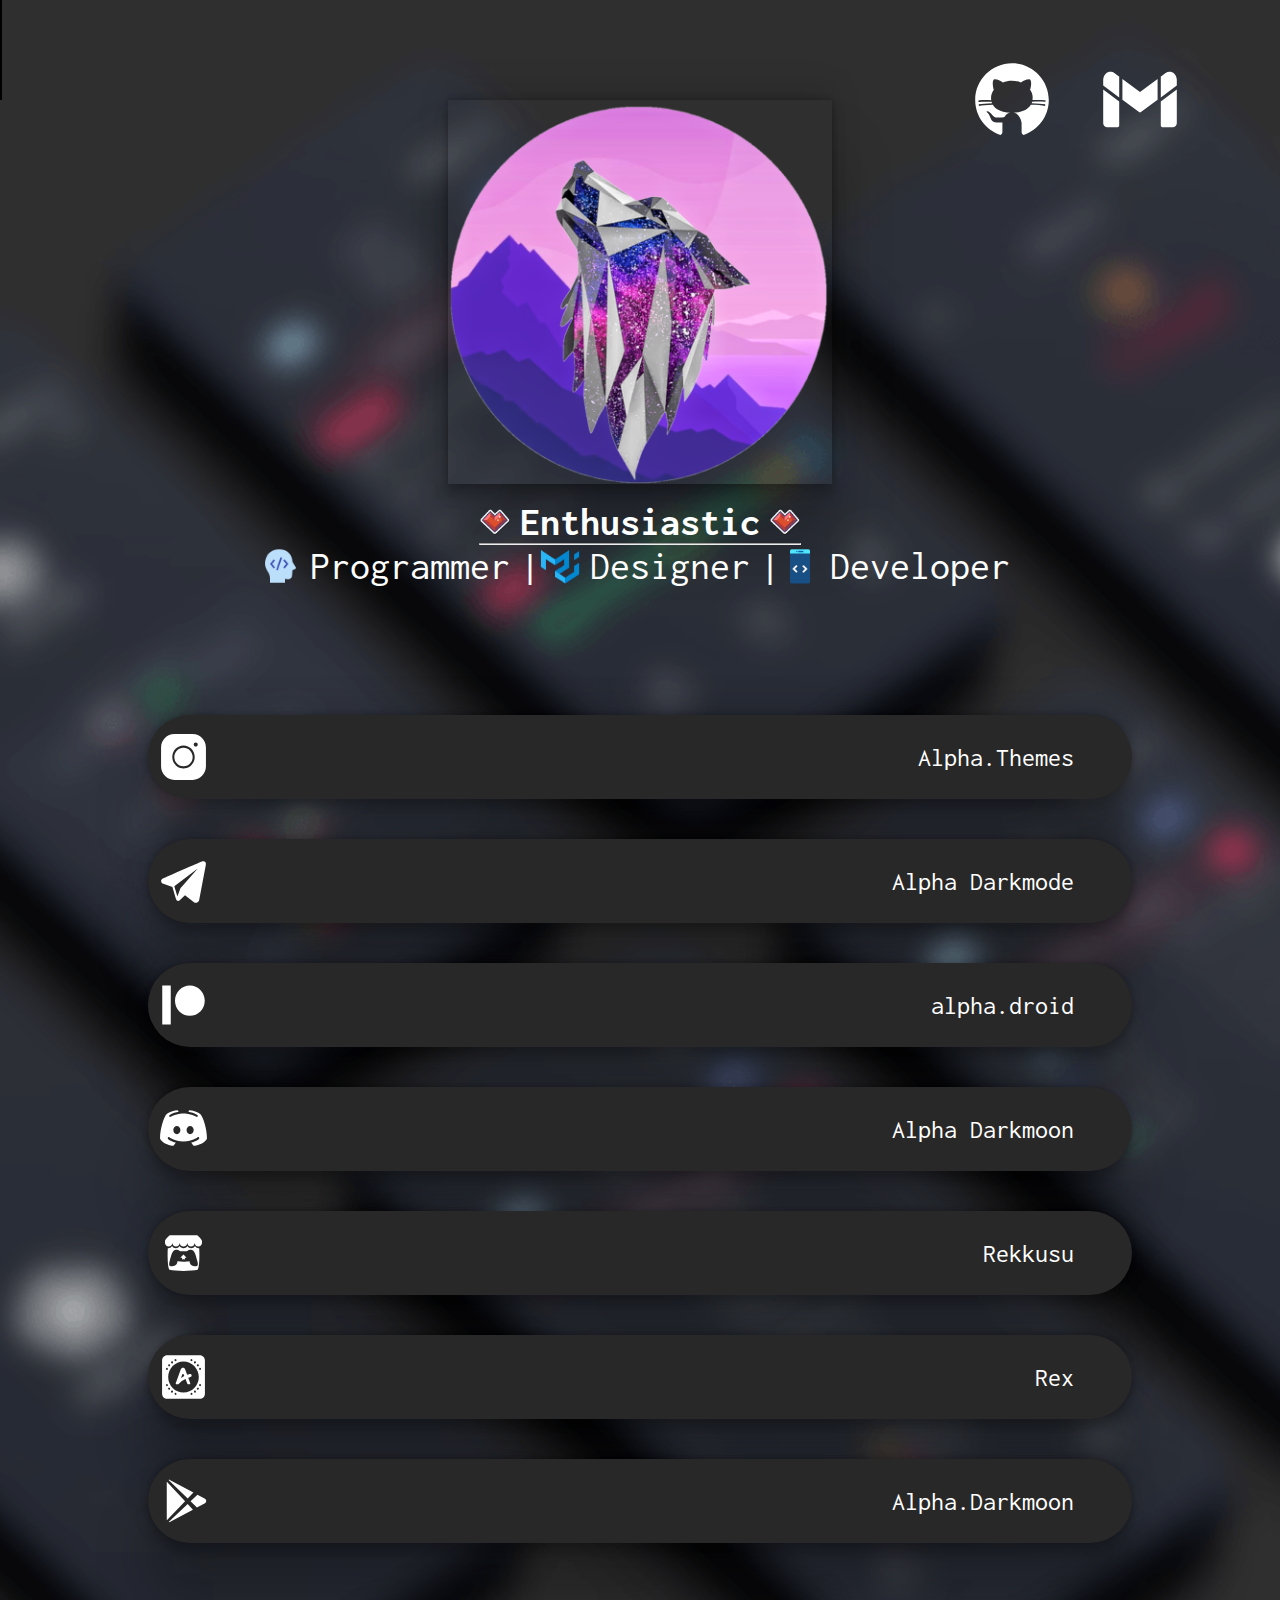
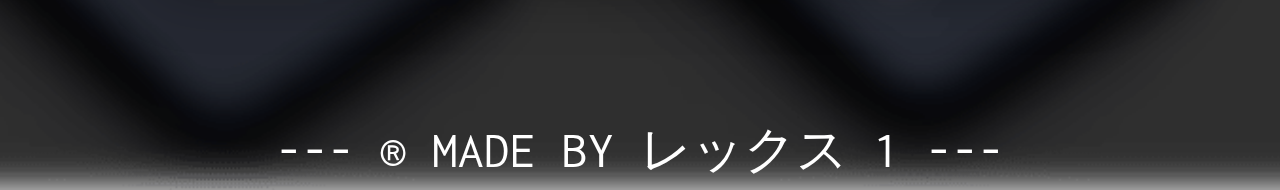
<file: index.html>
<!DOCTYPE html>
<html lang="en">

<head>
  <meta charset="UTF-8">
  <meta http-equiv="X-UA-Compatible" content="IE=edge">
  <meta name="viewport" content="width=device-width, initial-scale=1">
  <link rel="stylesheet" href="style/style.css">
  <link rel="preconnect" href="https://fonts.googleapis.com">
  <link rel="preconnect" href="https://fonts.gstatic.com" crossorigin>
  <link href="https://fonts.googleapis.com/css2?family=Inconsolata&display=swap" rel="stylesheet">
  <link href="https://cdn.jsdelivr.net/npm/bootstrap@5.3.0/dist/css/bootstrap.min.css" rel="stylesheet"
    integrity="sha384-9ndCyUaIbzAi2FUVXJi0CjmCapSmO7SnpJef0486qhLnuZ2cdeRhO02iuK6FUUVM" crossorigin="anonymous">
  <link rel="icon" type="image/x-icon" href="assets/icons/logo.ico">
  <title>♥ Welcome ♥</title>
  <style>
    body {
      width: 100%;
      height: 100%;
      overflow-x: hidden;
      background-image: url('assets/images/bgimg.png');
      background-repeat: no-repeat;
      background-size: cover;
      background-position: center;
    }
  </style>
</head>

<body onload="updateVisitCount()">
  <div class="main">
    <div class="line"></div>
    <div class="top">
      <a href="error.html"><img src="assets/icons/git2.svg" alt="github" id="github"></a>
      <a href="mailto:darkmode.alpha@gmail.com"><img src="assets/icons/gmail2.svg" alt="gmail" id="gmail"></a>
    </div>
    <div class="ph">

      <img src="assets/images/alpha400.png" alt="logo" id="logo" class="rounded-circle">

    </div>
    <br>
    <div class="text">
      <img src="assets/icons/heart.png" alt="heartL">
      <h1>Enthusiastic</h1><img src="assets/icons/heart.png" alt="heartR">
    </div>

    <center>
      <hr id="line">
    </center>

    <div class="info">
      <img src="assets/icons/50x50/prog.png" alt="programmer">
      <p>Programmer</p> |<img src="assets/icons/50x50/ui1.png" alt="ui">
      <p>Designer</p> |<img src="assets/icons/50x50/dev1.png" alt="ui">
      <p>Developer</p>
    </div>
  </div>
  <div class="container">
    <div class="box" onclick="window.location.href='https://www.instagram.com/alpha.theme/';">
      <img src="assets/icons/insta2.svg" alt="Icon" class="icon">
      <span class="insta-id">Alpha.Themes</span>
    </div>
    <div class="box" onclick="window.location.href='t.me/Darkmode_Alpha';">
      <img src="assets/icons/tele2.svg" alt="Icon" class="icon">
      <span class="insta-id">Alpha Darkmode</span>
    </div>
    <div class="box" id="red" onclick="window.location.href='error.html';">
      <img src="assets/icons/patreon2.svg" alt="Icon" class="icon">
      <span class="insta-id">alpha.droid</span>



    </div>
    <div class="box" onclick="window.location.href='https://discord.gg/f78mUyUy';">
      <img src="assets/icons/discord2.svg" alt="Icon" class="icon">
      <span class="insta-id">Alpha Darkmoon</span>
    </div>
    <div class="box" id="red" onclick="window.location.href='error.html';">
      <img src="assets/icons/itch2.svg" alt="Icon" class="icon">
      <span class="insta-id">Rekkusu</span>
    </div>
    <div class="box" onclick="window.location.href='http://aminoapps.com/u/rexgardiv38';">
      <img src="assets/icons/amino2.svg" alt="Icon" class="icon">
      <span class="insta-id">Rex</span>
    </div>
    <div class="box" onclick="window.location.href='https://play.google.com/store/apps/dev?id=6199435957134169542';">
      <img src="assets/icons/play2.svg" alt="Icon" class="icon">
      <span class="insta-id">Alpha.Darkmoon</span>
    </div>
  </div>
  <div class="pad">
    <center>
      <p>--- &reg; MADE BY レックス <span id="visitCount"></span> ---</p>
    </center>
  </div>

  <script>
    // Function to update and display the visit count
    function updateVisitCount() {
      // Check if the visit count is already stored in localStorage
      if (localStorage.visitCount) {
        // If stored, increment the visit count
        localStorage.visitCount = Number(localStorage.visitCount) + 1;
      } else {
        // If not stored, initialize the visit count to 1
        localStorage.visitCount = 1;
      }

      // Display the visit count on the webpage
      document.getElementById("visitCount").innerHTML = localStorage.visitCount;
    }
  </script>


</body>

</html>
</file>
<file: style/style.css>
* {
    margin: 0;
    padding: 0;
}

body {

    font-family: 'Inconsolata', monospace;
    color: white;
}

#line {
    width: 25%;
}

.line {
    height: 100px;
    width: 2px;
    background-color: black;
}

.top {
    padding: -100px;
    margin-right: 80px;
    margin-top: -60px;
    float: right;
}


#github {
    height: 80px;
    width: 80px;
    margin: 20px;
}

#gmail {
    height: 80px;
    width: 80px;
    margin: 20px;
}

#logo {
    display: block;
    margin-left: auto;
    margin-right: auto;
    margin-left: 35%;
        height: 30vw;
        width: 30vw;

    box-shadow: rgba(0, 0, 0, 0.25) 0px 54px 55px, rgba(0, 0, 0, 0.12) 0px -12px 30px, rgba(0, 0, 0, 0.12) 0px 4px 6px, rgba(0, 0, 0, 0.17) 0px 12px 13px, rgba(0, 0, 0, 0.09) 0px -3px 5px;
}

/* -------------enthusiastic------------------ */

.text {
    display: flex;
    align-items: center;
    justify-content: center;
    font-size: 20px;
    font-weight: bold;

}


.text img {
    height: 30px;
    width: 30px;
}

.text h1 {
    margin: 0 10px;
}

/* -------------enthusiastic------------------ */


/* -------------INFO------------------ */

.info {
    display: flex;
    align-items: center;
    justify-content: center;
    font-size: 40px;
}


.info img {
    height: 40px;
    width: 40px;
}

.info p {
    margin: 0 10px;
}

/* -------------INFO------------------ */

.items {
    padding: 20px;
    margin: 20px;
    align-items: center;
    justify-content: center;
}

.container {
    padding: 10%;
    margin: 0;
}

/* -------------insta--block------------------ */



.box {
    background-color: #292828;
    padding: 10px;
    display: flex;
    align-items: center;
    justify-content: space-between;
    border-radius: 50px;
    margin: 0 20px;
    height: 5vw;
    margin-bottom: 40px;
    box-shadow: rgba(0, 0, 0, 0.25) 0px 54px 55px, rgba(0, 0, 0, 0.12) 0px -12px 30px, rgba(0, 0, 0, 0.12) 0px 4px 6px, rgba(0, 0, 0, 0.17) 0px 12px 13px, rgba(0, 0, 0, 0.09) 0px -3px 5px;

}

.box:hover {
    border: solid white 2px;
}

#red:hover{
    border: solid red 2px;
}

.icon {
    height: 4vw;
    width: 4vw;
    margin-right: 10px;
}

.insta-id {
    color: white;
    float: right;
    margin-right: 5%;
    font-size: 2vw;
}



/* -------------insta--block------------------ */

.pad {
    font-size: 4vw;
    /* margin: 10px; */
    padding: 5px;
}


/* -------------600PX---------------- */


@media (max-width: 1000px) {


    #line {
        width: 50%;
    }

    .line {
        height: 100px;
        width: 2px;
        background-color: black;
    }

    .top {
        padding: -10px;
        margin-right: 5%;
        margin-top: -80px;
        float: right;
    }


    #github {
        height: 8vw;
        width: 8vw;
        margin: 10px;
    }

    #gmail {
        height: 8vw;
        width: 8vw;
        margin: 10px;
    }

    #logo {
        margin-left: 35%;
        height: 30vw;
        width: 30vw;
        /* border-radius: 50%; */
        box-shadow: rgba(0, 0, 0, 0.25) 0px 54px 55px, rgba(0, 0, 0, 0.12) 0px -12px 30px, rgba(0, 0, 0, 0.12) 0px 4px 6px, rgba(0, 0, 0, 0.17) 0px 12px 13px, rgba(0, 0, 0, 0.09) 0px -3px 5px;
    }

    /* -------------enthusiastic------------------ */

    .text {
        display: flex;
        align-items: center;
        justify-content: center;
        font-size: 3vw;
        font-weight: bold;
    }


    .text img {
        height: 30px;
        width: 30px;
    }

    .text h1 {
        margin: 0 10px;
    }

    /* -------------enthusiastic------------------ */



    /* -------------INFO------------------ */

    .info {
        display: flex;
        align-items: center;
        justify-content: center;
        font-size: 3.5vw;
    }


    .info img {
        height: 30px;
        width: 30px;
    }

    .info p {
        margin: 0 10px;
    }

    /* -------------INFO------------------ */

    /* -------------insta--block------------------ */
    .container {
        padding-top: 10%;
        padding-left: 1%;
        padding-right: 1%;
    }

    .box {
        background-color: #292828;
        padding: 12px;
        display: flex;
        align-items: center;
        justify-content: space-between;
        border-radius: 30px;
        margin: 0 20px;
        height: 8vw;
        margin-bottom: 20px;
        box-shadow: rgba(0, 0, 0, 0.25) 0px 54px 55px, rgba(0, 0, 0, 0.12) 0px -12px 30px, rgba(0, 0, 0, 0.12) 0px 4px 6px, rgba(0, 0, 0, 0.17) 0px 12px 13px, rgba(0, 0, 0, 0.09) 0px -3px 5px;

    }

    .box.clicked {
        border: solid white 2px;
    }

    .icon {
        height: 8vw;
        width: 8vw;
        margin-right: 10px;
    }

    .insta-id {
        color: white;
        float: right;
        margin-right: 10%;
        font-size: 4vw;
    }


}

/* -------------600PX---------------- */
</file>
